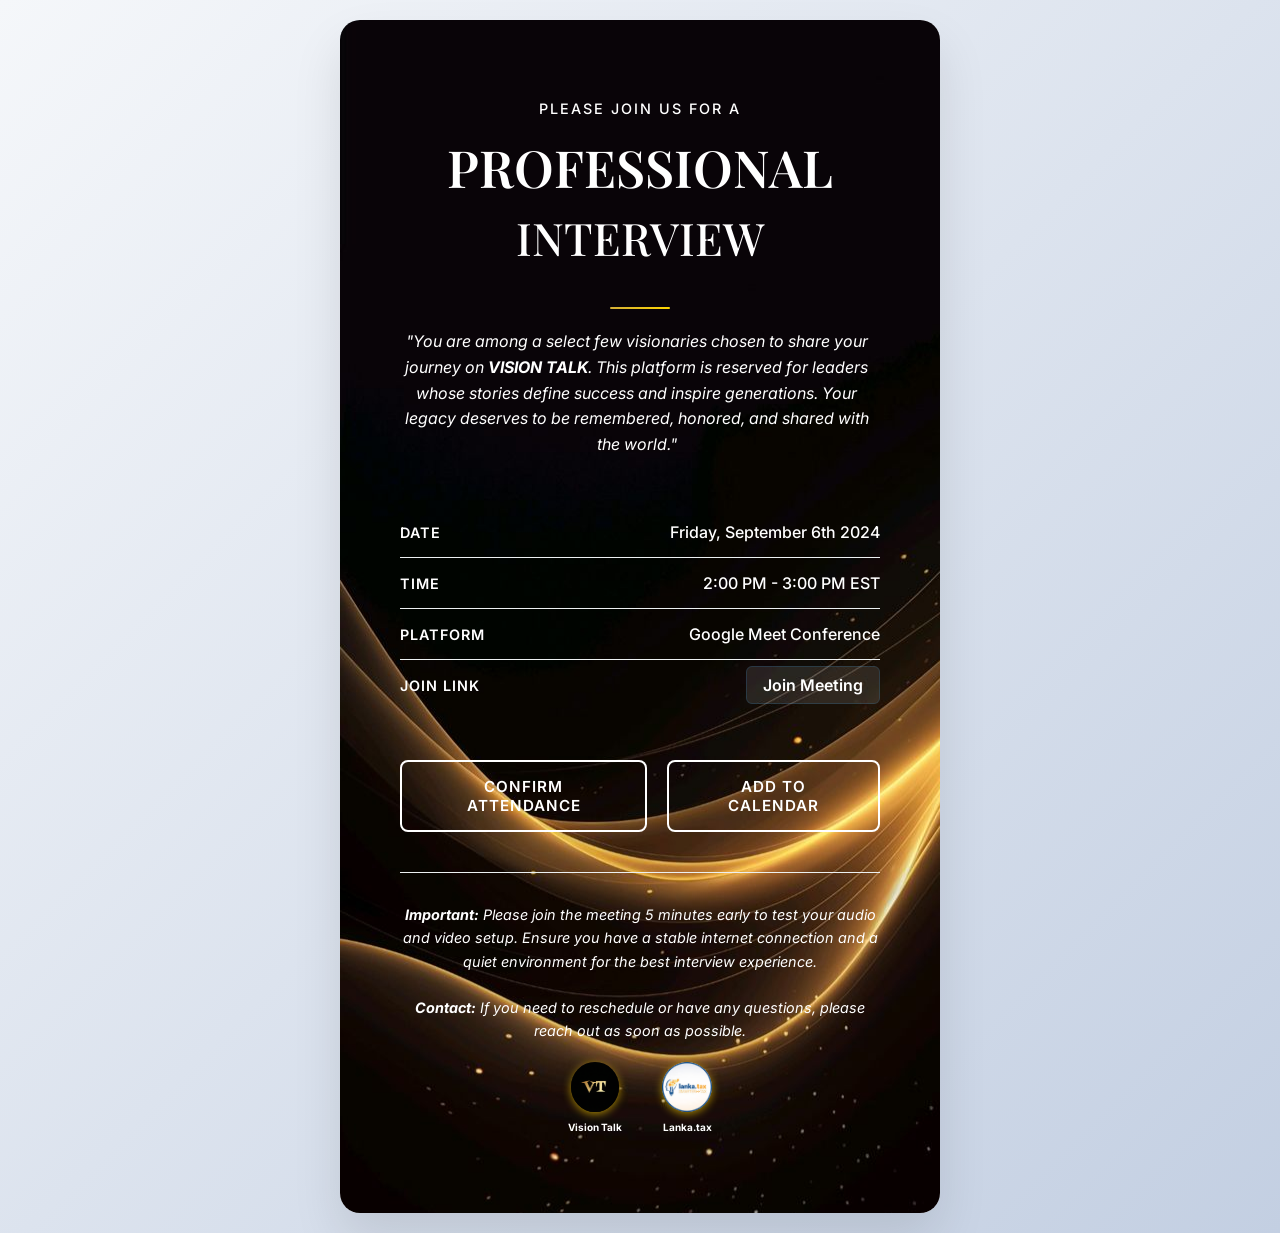
<file: index.html>
<!DOCTYPE html>
<html lang="en">

<head>
  <meta charset="UTF-8" />
  <meta name="viewport" content="width=device-width, initial-scale=1.0" />
  <title>Interview Invitation</title>
  <link rel="stylesheet" href="https://cdnjs.cloudflare.com/ajax/libs/animate.css/4.1.1/animate.min.css" />
  <link
    href="https://fonts.googleapis.com/css2?family=Playfair+Display:wght@400;500;600;700&family=Inter:wght@300;400;500;600&display=swap"
    rel="stylesheet" />
  <link rel="stylesheet" href="style.css">
</head>

<body>
  <div class="invitation-container fade-in-scale">
    <!-- Animated background elements -->
    <div class="watercolor-bg"></div>
    <div class="blob blob1"></div>
    <div class="blob blob2"></div>
    <div class="blob blob3"></div>

    <!-- Geometric frame -->
    <div class="geometric-frame"></div>

    <div class="brand-header animate__animated animate__fadeInDown flex justify-center" data-wow-delay="0.1s">
    </div>

    <div class="content" >
      <div class="header-text animate-on-scroll animate__fadeInDown" data-wow-delay="0.2s">
        Please join us for a
      </div>

      <h1 class="main-title animate-on-scroll animate__fadeInUp" data-wow-delay="0.4s">
        PROFESSIONAL
      </h1>
      <h2 class="subtitle animate-on-scroll animate__fadeInUp" data-wow-delay="0.6s">
        INTERVIEW
      </h2>

      <div class="accent-line animate-on-scroll animate__fadeIn" data-wow-delay="0.8s"></div>

      <p class="invitation-text animate-on-scroll animate__fadeInUp" data-wow-delay="1s">
        "You are among a select few visionaries chosen to share your journey
        on <strong>VISION TALK</strong>. This platform is reserved for leaders whose stories
        define success and inspire generations. Your legacy deserves to be
        remembered, honored, and shared with the world."
      </p>

      <div class="details-section animate-on-scroll animate__fadeInUp" data-wow-delay="1.2s">
        <div class="detail-row">
          <span class="detail-label">Date</span>
          <span class="detail-value">Friday, September 6th 2024</span>
        </div>

        <div class="detail-row">
          <span class="detail-label">Time</span>
          <span class="detail-value">2:00 PM - 3:00 PM EST</span>
        </div>

        <div class="detail-row">
          <span class="detail-label">Platform</span>
          <span class="detail-value">Google Meet Conference</span>
        </div>

        <div class="detail-row">
          <span class="detail-label">Join Link</span>
          <span class="detail-value">
            <a href="https://meet.google.com/abc-defg-hij" class="meet-link" target="_blank">
              Join Meeting
            </a>
          </span>
        </div>
      </div>
      <div class="action-buttons animate-on-scroll animate__fadeInUp" data-wow-delay="1.0s">
        <button class="btn btn-primary" onclick="confirmAttendance()">
          Confirm Attendance
        </button>
        <button class="btn btn-secondary" onclick="addToCalendar()">
          Add to Calendar
        </button>
      </div>

      <div class="footer-note animate-on-scroll animate__fadeIn" data-wow-delay="1.1s">
        <strong>Important:</strong> Please join the meeting 5 minutes early to
        test your audio and video setup. Ensure you have a stable internet
        connection and a quiet environment for the best interview experience.
        <br /><br />
        <strong>Contact:</strong> If you need to reschedule or have any
        questions, please reach out as soon as possible.
      </div>


      <div class="partner-logos animate__animated animate__fadeInUp" data-wow-delay="2.0s"
        style="display: flex; justify-content: center; gap: 40px; margin-top: 20px; align-items: center;">
        <div class="company">
          <img src="logo.png" alt="Company 2 Logo" style="height: 50px; border-radius: 50%;" />
          <div><strong>Vision Talk</strong></div>
        </div>
        <div class="company">
          <img src="company.jpg" alt="Company 1 Logo" style="height: 50px; border-radius: 50%;" />
          <div><strong>Lanka.tax</strong></div>
        </div>


      </div>
    </div>
  </div>
</body>
<script src="https://cdnjs.cloudflare.com/ajax/libs/wow/1.1.2/wow.min.js"></script>
<script src="script.js"></script>

</html>
</file>
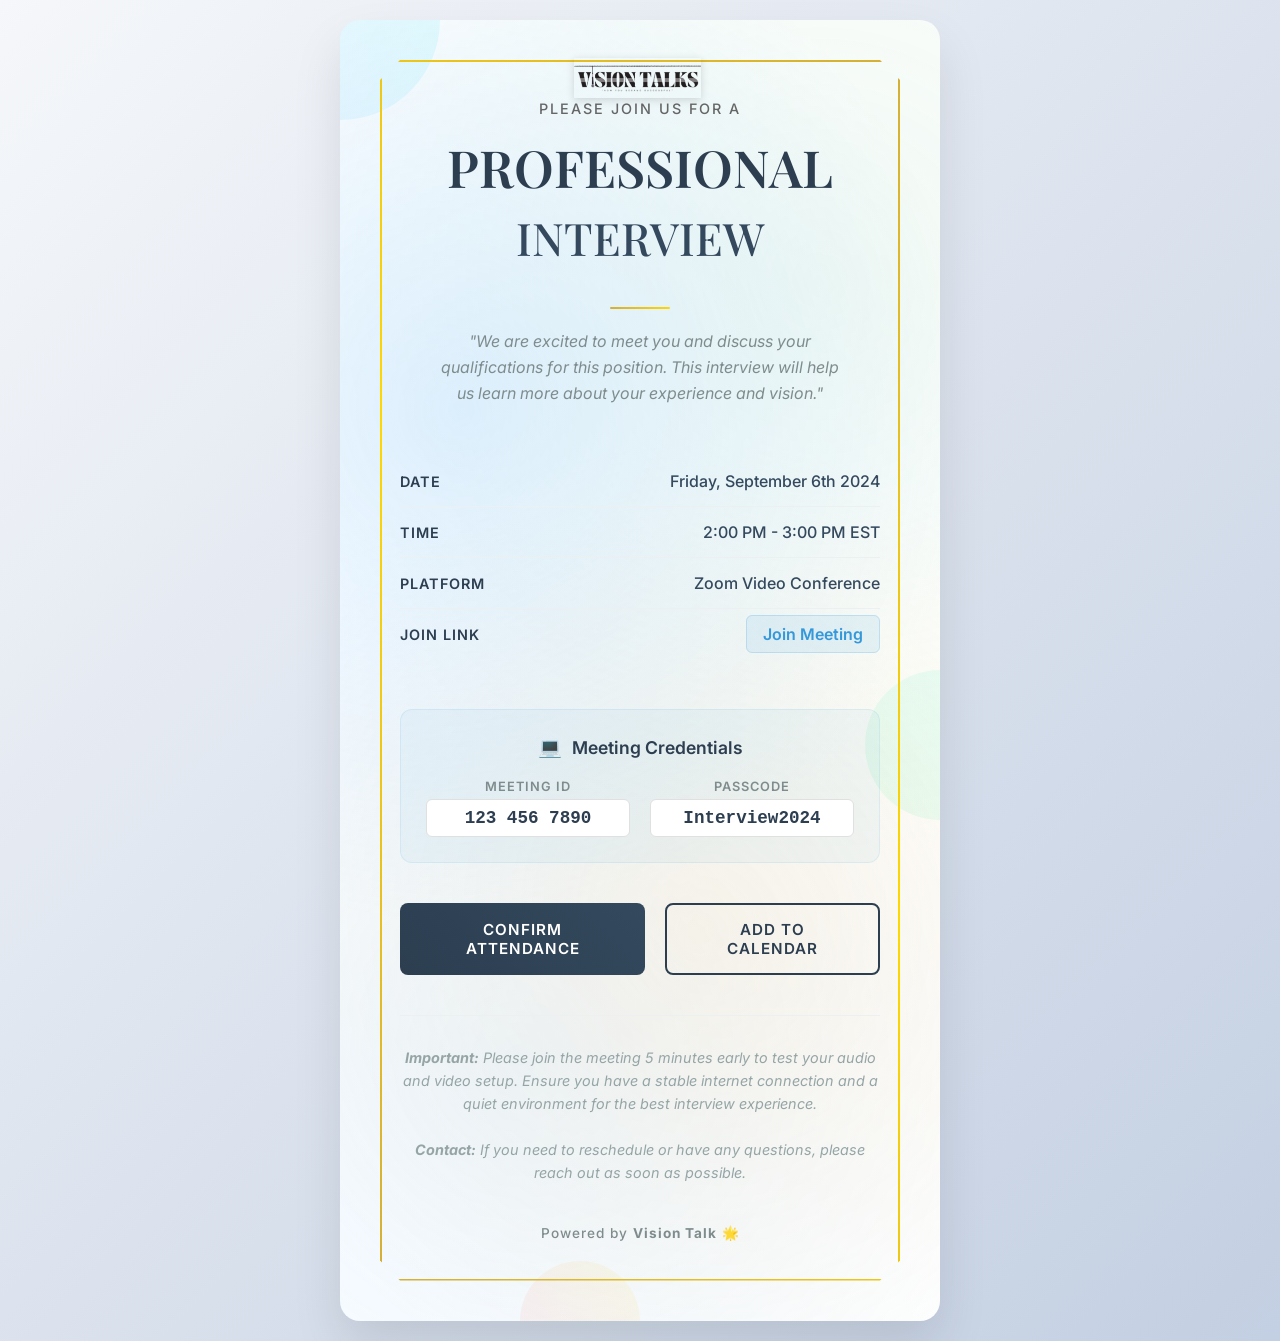
<file: invitation.html>
<!DOCTYPE html>
<html lang="en">
  <head>
    <meta charset="UTF-8" />
    <meta name="viewport" content="width=device-width, initial-scale=1.0" />
    <title>Interview Invitation</title>
    <link
      rel="stylesheet"
      href="https://cdnjs.cloudflare.com/ajax/libs/animate.css/4.1.1/animate.min.css"
    />
    <link
      href="https://fonts.googleapis.com/css2?family=Playfair+Display:wght@400;500;600;700&family=Inter:wght@300;400;500;600&display=swap"
      rel="stylesheet"
    />
    <style>
      * {
        margin: 0;
        padding: 0;
        box-sizing: border-box;
      }

      body {
        font-family: "Inter", sans-serif;
        background: linear-gradient(135deg, #f5f7fa 0%, #c3cfe2 100%);
        min-height: 100vh;
        display: flex;
        justify-content: center;
        align-items: center;
        padding: 20px;
      }

      .invitation-container {
        position: relative;
        max-width: 600px;
        width: 100%;
        background: white;
        border-radius: 20px;
        overflow: hidden;
        box-shadow: 0 25px 50px rgba(0, 0, 0, 0.1);
        transition: transform 0.3s ease, box-shadow 0.3s ease;
      }

      .invitation-container:hover {
        transform: translateY(-5px);
        box-shadow: 0 35px 70px rgba(0, 0, 0, 0.15);
      }

      /* Watercolor Background */
      .watercolor-bg {
        position: absolute;
        top: 0;
        left: 0;
        width: 100%;
        height: 100%;
        opacity: 0.6;
        background: radial-gradient(
            circle at 20% 30%,
            rgba(79, 172, 254, 0.3) 0%,
            transparent 50%
          ),
          radial-gradient(
            circle at 80% 20%,
            rgba(130, 202, 157, 0.2) 0%,
            transparent 50%
          ),
          radial-gradient(
            circle at 60% 70%,
            rgba(255, 183, 77, 0.2) 0%,
            transparent 50%
          ),
          radial-gradient(
            circle at 30% 80%,
            rgba(79, 172, 254, 0.2) 0%,
            transparent 50%
          );
      }

      /* Animated watercolor blobs */
      .blob {
        position: absolute;
        border-radius: 50%;
        opacity: 0.1;
        animation: float 6s ease-in-out infinite;
      }

      .blob1 {
        width: 200px;
        height: 200px;
        background: linear-gradient(45deg, #4facfe, #00f2fe);
        top: -100px;
        left: -100px;
        animation-delay: 0s;
      }

      .blob2 {
        width: 150px;
        height: 150px;
        background: linear-gradient(45deg, #43e97b, #38f9d7);
        top: 50%;
        right: -75px;
        animation-delay: 2s;
      }

      .blob3 {
        width: 120px;
        height: 120px;
        background: linear-gradient(45deg, #fa709a, #fee140);
        bottom: -60px;
        left: 30%;
        animation-delay: 4s;
      }

      @keyframes float {
        0%,
        100% {
          transform: translateY(0px) scale(1);
          opacity: 0.1;
        }
        50% {
          transform: translateY(-20px) scale(1.1);
          opacity: 0.15;
        }
      }

      /* Geometric frame */
      .geometric-frame {
        position: absolute;
        top: 40px;
        left: 40px;
        right: 40px;
        bottom: 40px;
        border: 2px solid transparent;
        background: linear-gradient(45deg, #d4af37, #ffd700, #d4af37) border-box;
        -webkit-mask: linear-gradient(#fff 0 0) padding-box,
          linear-gradient(#fff 0 0);
        -webkit-mask-composite: exclude;
        mask: linear-gradient(#fff 0 0) padding-box, linear-gradient(#fff 0 0);
        mask-composite: exclude;
        clip-path: polygon(
          0 20px,
          20px 0,
          calc(100% - 20px) 0,
          100% 20px,
          100% calc(100% - 20px),
          calc(100% - 20px) 100%,
          20px 100%,
          0 calc(100% - 20px)
        );
      }

      /* Content */
      .content {
        position: relative;
        z-index: 10;
        padding: 80px 60px;
        text-align: center;
      }

      .header-text {
        font-family: "Inter", sans-serif;
        font-size: 0.9rem;
        font-weight: 500;
        color: #666;
        letter-spacing: 2px;
        text-transform: uppercase;
        margin-bottom: 20px;
      }

      .main-title {
        font-family: "Playfair Display", serif;
        font-size: 3.2rem;
        font-weight: 600;
        color: #2c3e50;
        margin-bottom: 10px;
        line-height: 1.2;
      }

      .subtitle {
        font-family: "Playfair Display", serif;
        font-size: 2.8rem;
        font-weight: 500;
        color: #34495e;
        margin-bottom: 40px;
      }

      .invitation-text {
        font-size: 1rem;
        color: #7f8c8d;
        font-style: italic;
        margin-bottom: 50px;
        max-width: 400px;
        margin-left: auto;
        margin-right: auto;
        line-height: 1.6;
      }

      /* Details Section */
      .details-section {
        margin: 50px 0;
      }

      .detail-row {
        display: flex;
        justify-content: space-between;
        align-items: center;
        padding: 15px 0;
        border-bottom: 1px solid #ecf0f1;
      }

      .detail-row:last-child {
        border-bottom: none;
      }

      .detail-label {
        font-family: "Inter", sans-serif;
        font-size: 0.9rem;
        font-weight: 600;
        color: #2c3e50;
        text-transform: uppercase;
        letter-spacing: 1px;
        flex: 1;
        text-align: left;
      }

      .detail-value {
        font-family: "Inter", sans-serif;
        font-size: 1rem;
        color: #34495e;
        flex: 2;
        text-align: right;
        font-weight: 500;
      }

      .zoom-link {
        color: #3498db !important;
        text-decoration: none;
        font-weight: 600;
        padding: 8px 16px;
        background: rgba(52, 152, 219, 0.1);
        border-radius: 6px;
        transition: all 0.3s ease;
        border: 1px solid rgba(52, 152, 219, 0.2);
      }

      .zoom-link:hover {
        background: #3498db;
        color: white !important;
        transform: translateY(-2px);
        box-shadow: 0 5px 15px rgba(52, 152, 219, 0.3);
      }

      /* Meeting Info Box */
      .meeting-info {
        background: rgba(52, 152, 219, 0.05);
        border: 1px solid rgba(52, 152, 219, 0.1);
        border-radius: 12px;
        padding: 25px;
        margin: 30px 0;
      }

      .meeting-info h4 {
        font-family: "Inter", sans-serif;
        font-size: 1.1rem;
        font-weight: 600;
        color: #2c3e50;
        margin-bottom: 15px;
        display: flex;
        align-items: center;
        justify-content: center;
      }

      .meeting-info h4:before {
        content: "💻";
        margin-right: 10px;
        font-size: 1.2rem;
      }

      .credentials {
        display: grid;
        grid-template-columns: 1fr 1fr;
        gap: 20px;
        margin-top: 20px;
      }

      .credential-item {
        text-align: center;
      }

      .credential-label {
        font-size: 0.8rem;
        font-weight: 600;
        color: #7f8c8d;
        text-transform: uppercase;
        letter-spacing: 1px;
        margin-bottom: 5px;
      }

      .credential-value {
        font-size: 1.1rem;
        font-weight: 600;
        color: #2c3e50;
        font-family: "Courier New", monospace;
        background: white;
        padding: 8px 12px;
        border-radius: 6px;
        border: 1px solid #e0e0e0;
      }

      /* Action Buttons */
      .action-buttons {
        display: flex;
        gap: 20px;
        justify-content: center;
        margin: 40px 0 20px 0;
      }

      .btn {
        padding: 15px 30px;
        border: none;
        border-radius: 8px;
        font-family: "Inter", sans-serif;
        font-size: 0.95rem;
        font-weight: 600;
        cursor: pointer;
        transition: all 0.3s ease;
        text-transform: uppercase;
        letter-spacing: 1px;
      }

      .btn-primary {
        background: linear-gradient(45deg, #2c3e50, #34495e);
        color: white;
      }

      .btn-secondary {
        background: transparent;
        color: #2c3e50;
        border: 2px solid #2c3e50;
      }

      .btn:hover {
        transform: translateY(-3px);
        box-shadow: 0 10px 25px rgba(0, 0, 0, 0.2);
      }

      .btn-secondary:hover {
        background: #2c3e50;
        color: white;
      }

      /* Footer Note */
      .footer-note {
        margin-top: 40px;
        padding-top: 30px;
        border-top: 1px solid #ecf0f1;
        font-size: 0.9rem;
        color: #95a5a6;
        font-style: italic;
        line-height: 1.6;
      }

      /* Responsive Design */
      @media (max-width: 768px) {
        .content {
          padding: 60px 30px;
        }

        .main-title {
          font-size: 2.5rem;
        }

        .subtitle {
          font-size: 2.2rem;
        }

        .geometric-frame {
          left: 20px;
          right: 20px;
          top: 20px;
          bottom: 20px;
        }

        .action-buttons {
          flex-direction: column;
          align-items: center;
        }

        .btn {
          min-width: 200px;
        }

        .credentials {
          grid-template-columns: 1fr;
        }

        .detail-row {
          flex-direction: column;
          gap: 10px;
          align-items: flex-start;
        }

        .detail-label,
        .detail-value {
          text-align: left;
        }
      }

      .brand-header {
        position: absolute;
        top: 38px;
        left: 39%;
        transform: translateX(-50%);
        display: flex;
        align-items: center;
        gap: 10px;
        z-index: 20;
      }

      .brand-header img {
        /* width: 40px; */
        height: 40px;
        /* border-radius: 50%; */
        object-fit: cover;
        box-shadow: 0 2px 8px rgba(0, 0, 0, 0.15);
      }

      .brand-header span {
        font-family: "Playfair Display", serif;
        font-size: 1.2rem;
        font-weight: 600;
        color: #2c3e50;
      }

      .brand-footer {
        margin-top: 40px;
        font-size: 0.85rem;
        font-weight: 500;
        color: #7f8c8d;
        text-align: center;
        letter-spacing: 1px;
      }

      .accent-line {
        width: 60px;
        height: 2px;
        background: linear-gradient(90deg, #d4af37, #ffd700);
        margin: 20px auto;
        border-radius: 1px;
      }
    </style>
  </head>
  <body>
    <div class="invitation-container fade-in-scale">
      <!-- Animated background elements -->
      <div class="watercolor-bg"></div>
      <div class="blob blob1"></div>
      <div class="blob blob2"></div>
      <div class="blob blob3"></div>

      <!-- Geometric frame -->
      <div class="geometric-frame"></div>

      <div
        class="brand-header animate__animated animate__fadeInDown"
        data-wow-delay="0.1s"
      >
        <img src="remove-logo.png" alt="Vision Talk Logo" />
        <!-- <span>Vision Talk</span> -->
      </div>

      <div class="content">
        <div
          class="header-text animate-on-scroll animate__fadeInDown"
          data-wow-delay="0.2s"
        >
          Please join us for a
        </div>

        <h1
          class="main-title animate-on-scroll animate__fadeInUp"
          data-wow-delay="0.4s"
        >
          PROFESSIONAL
        </h1>
        <h2
          class="subtitle animate-on-scroll animate__fadeInUp"
          data-wow-delay="0.6s"
        >
          INTERVIEW
        </h2>

        <div
          class="accent-line animate-on-scroll animate__fadeIn"
          data-wow-delay="0.8s"
        ></div>

        <p
          class="invitation-text animate-on-scroll animate__fadeInUp"
          data-wow-delay="1s"
        >
          "We are excited to meet you and discuss your qualifications for this
          position. This interview will help us learn more about your experience
          and vision."
        </p>

        <div
          class="details-section animate-on-scroll animate__fadeInUp"
          data-wow-delay="1.2s"
        >
          <div class="detail-row">
            <span class="detail-label">Date</span>
            <span class="detail-value">Friday, September 6th 2024</span>
          </div>

          <div class="detail-row">
            <span class="detail-label">Time</span>
            <span class="detail-value">2:00 PM - 3:00 PM EST</span>
          </div>

          <div class="detail-row">
            <span class="detail-label">Platform</span>
            <span class="detail-value">Zoom Video Conference</span>
          </div>

          <div class="detail-row">
            <span class="detail-label">Join Link</span>
            <span class="detail-value">
              <a
                href="https://zoom.us/j/1234567890?pwd=example123"
                class="zoom-link"
                target="_blank"
              >
                Join Meeting
              </a>
            </span>
          </div>
        </div>

        <div
          class="meeting-info animate-on-scroll animate__fadeInUp"
          data-wow-delay="1.0s"
        >
          <h4>Meeting Credentials</h4>
          <div class="credentials">
            <div class="credential-item">
              <div class="credential-label">Meeting ID</div>
              <div class="credential-value">123 456 7890</div>
            </div>
            <div class="credential-item">
              <div class="credential-label">Passcode</div>
              <div class="credential-value">Interview2024</div>
            </div>
          </div>
        </div>

        <div
          class="action-buttons animate-on-scroll animate__fadeInUp"
          data-wow-delay="1.0s"
        >
          <button class="btn btn-primary" onclick="confirmAttendance()">
            Confirm Attendance
          </button>
          <button class="btn btn-secondary" onclick="addToCalendar()">
            Add to Calendar
          </button>
        </div>

        <div
          class="footer-note animate-on-scroll animate__fadeIn"
          data-wow-delay="1.1s"
        >
          <strong>Important:</strong> Please join the meeting 5 minutes early to
          test your audio and video setup. Ensure you have a stable internet
          connection and a quiet environment for the best interview experience.
          <br /><br />
          <strong>Contact:</strong> If you need to reschedule or have any
          questions, please reach out as soon as possible.
        </div>

        <div
          class="brand-footer animate__animated animate__fadeInUp"
          data-wow-delay="1.8s"
        >
          Powered by <strong>Vision Talk</strong> 🌟
        </div>
      </div>
    </div>

    <script src="https://cdnjs.cloudflare.com/ajax/libs/wow/1.1.2/wow.min.js"></script>

    <script>
      new WOW({
        boxClass: "animate-on-scroll",
        animateClass: "animate__animated",
        offset: 0,
        mobile: true,
        live: true,
      }).init();

      function confirmAttendance() {
        showNotification(
          "✓ Confirmation Received",
          "Thank you for confirming your attendance. A calendar invite and reminder will be sent to your email shortly.",
          "success"
        );

        const container = document.querySelector(".invitation-container");
        container.style.borderColor = "#27ae60";
        container.style.boxShadow = "0 25px 50px rgba(39, 174, 96, 0.2)";

        setTimeout(() => {
          container.style.borderColor = "";
          container.style.boxShadow = "0 25px 50px rgba(0, 0, 0, 0.1)";
        }, 2000);
      }

      function addToCalendar() {
        const startDate = "20240906T190000Z";
        const endDate = "20240906T200000Z";
        const title = "Professional Interview";
        const description =
          "Job Interview via Zoom Video Conference. Meeting ID: 123 456 7890, Passcode: Interview2024. Please join 5 minutes early.";
        const location = "Zoom Video Conference";

        const googleCalendarUrl = `https://calendar.google.com/calendar/render?action=TEMPLATE&text=${encodeURIComponent(
          title
        )}&dates=${startDate}/${endDate}&details=${encodeURIComponent(
          description
        )}&location=${encodeURIComponent(location)}`;

        window.open(googleCalendarUrl, "_blank");
        showNotification(
          "📅 Calendar Event",
          "Opening calendar to schedule your interview appointment.",
          "info"
        );
      }

      function showNotification(title, message, type) {
        const notification = document.createElement("div");
        const bgColor =
          type === "success"
            ? "linear-gradient(45deg, #27ae60, #2ecc71)"
            : "linear-gradient(45deg, #3498db, #5dade2)";

        notification.style.cssText = `
                position: fixed;
                top: 30px;
                right: 30px;
                background: ${bgColor};
                color: white;
                padding: 20px 25px;
                border-radius: 12px;
                box-shadow: 0 15px 35px rgba(0, 0, 0, 0.2);
                z-index: 10000;
                max-width: 350px;
                transform: translateX(400px);
                transition: transform 0.4s cubic-bezier(0.4, 0, 0.2, 1);
                font-family: 'Inter', sans-serif;
            `;

        notification.innerHTML = `
                <div style="font-weight: 600; font-size: 1rem; margin-bottom: 8px; display: flex; align-items: center;">
                    ${title}
                </div>
                <div style="opacity: 0.95; line-height: 1.4; font-size: 0.9rem;">
                    ${message}
                </div>
            `;

        document.body.appendChild(notification);

        setTimeout(() => {
          notification.style.transform = "translateX(0)";
        }, 100);

        setTimeout(() => {
          notification.style.transform = "translateX(400px)";
          setTimeout(() => {
            if (document.body.contains(notification)) {
              document.body.removeChild(notification);
            }
          }, 400);
        }, 4000);
      }

      // Add subtle parallax effect on scroll
      window.addEventListener("scroll", () => {
        const scrolled = window.pageYOffset;
        const parallax = document.querySelector(".watercolor-bg");
        const speed = scrolled * 0.5;
        parallax.style.transform = `translateY(${speed}px)`;
      });
    </script>
  </body>
</html>
</file>
<file: style.css>
* {
    margin: 0;
    padding: 0;
    box-sizing: border-box;
}

body {
    font-family: "Inter", sans-serif;
    background: linear-gradient(135deg, #f5f7fa 0%, #c3cfe2 100%);
    min-height: 100vh;
    display: flex;
    justify-content: center;
    align-items: center;
    padding: 20px;
}

.invitation-container {
    position: relative;
    max-width: 600px;
    width: 100%;
    background: white;
    border-radius: 20px;
    overflow: hidden;
    box-shadow: 0 25px 50px rgba(0, 0, 0, 0.1);
    transition: transform 0.3s ease, box-shadow 0.3s ease;
}

.invitation-container:hover {
    transform: translateY(-5px);
    box-shadow: 0 35px 70px rgba(0, 0, 0, 0.15);
}

/* Watercolor Background */
.watercolor-bg {
    position: absolute;
    top: 0;
    left: 0;
    width: 100%;
    height: 100%;
    opacity: 0.6;
    background: radial-gradient(circle at 20% 30%,
            rgba(79, 172, 254, 0.3) 0%,
            transparent 50%),
        radial-gradient(circle at 80% 20%,
            rgba(130, 202, 157, 0.2) 0%,
            transparent 50%),
        radial-gradient(circle at 60% 70%,
            rgba(255, 183, 77, 0.2) 0%,
            transparent 50%),
        radial-gradient(circle at 30% 80%,
            rgba(79, 172, 254, 0.2) 0%,
            transparent 50%);
}

/* Animated watercolor blobs */
.blob {
    position: absolute;
    border-radius: 50%;
    opacity: 0.1;
    animation: float 6s ease-in-out infinite;
}

.blob1 {
    width: 200px;
    height: 200px;
    background: linear-gradient(45deg, #4facfe, #00f2fe);
    top: -100px;
    left: -100px;
    animation-delay: 0s;
}

.blob2 {
    width: 150px;
    height: 150px;
    background: linear-gradient(45deg, #43e97b, #38f9d7);
    top: 50%;
    right: -75px;
    animation-delay: 2s;
}

.blob3 {
    width: 120px;
    height: 120px;
    background: linear-gradient(45deg, #fa709a, #fee140);
    bottom: -60px;
    left: 30%;
    animation-delay: 4s;
}

@keyframes float {

    0%,
    100% {
        transform: translateY(0px) scale(1);
        opacity: 0.1;
    }

    50% {
        transform: translateY(-20px) scale(1.1);
        opacity: 0.15;
    }
}

/* Geometric frame */
.geometric-frame {
    position: absolute;
    top: 40px;
    left: 40px;
    right: 40px;
    bottom: 40px;
    border: 2px solid transparent;
    background: linear-gradient(45deg, #d4af37, #ffd700, #d4af37) border-box;
    -webkit-mask: linear-gradient(#fff 0 0) padding-box,
        linear-gradient(#fff 0 0);
    -webkit-mask-composite: exclude;
    mask: linear-gradient(#fff 0 0) padding-box, linear-gradient(#fff 0 0);
    mask-composite: exclude;
    clip-path: polygon(0 20px,
            20px 0,
            calc(100% - 20px) 0,
            100% 20px,
            100% calc(100% - 20px),
            calc(100% - 20px) 100%,
            20px 100%,
            0 calc(100% - 20px));
}

/* Content */
.content {
    position: relative;
    z-index: 10;
    padding: 80px 60px;
    text-align: center;
    background: url('background.jpg');
    color: white;
    
}

.header-text {
    font-family: "Inter", sans-serif;
    font-size: 0.9rem;
    font-weight: 500;
    color: white;
    letter-spacing: 2px;
    text-transform: uppercase;
    margin-bottom: 20px;
}

.main-title {
    font-family: "Playfair Display", serif;
    font-size: 3.2rem;
    font-weight: 600;
    color: white;
    margin-bottom: 10px;
    line-height: 1.2;
}

.subtitle {
    font-family: "Playfair Display", serif;
    font-size: 2.8rem;
    font-weight: 500;
    color: white;
    margin-bottom: 40px;
}

.invitation-text {
    font-size: 1rem;
    color: white;
    font-style: italic;
    margin-bottom: 50px;
    max-width: 473px;
    line-height: 1.6;
}

/* Details Section */
.details-section {
    margin: 50px 0;
}

.detail-row {
    display: flex;
    justify-content: space-between;
    align-items: center;
    padding: 15px 0;
    border-bottom: 1px solid #ecf0f1;
}

.detail-row:last-child {
    border-bottom: none;
}

.detail-label {
    font-family: "Inter", sans-serif;
    font-size: 0.9rem;
    font-weight: 600;
    color: white;
    text-transform: uppercase;
    letter-spacing: 1px;
    flex: 1;
    text-align: left;
}

.detail-value {
    font-family: "Inter", sans-serif;
    font-size: 1rem;
    color: white;
    flex: 2;
    text-align: right;
    font-weight: 500;
}

.meet-link {
    color: #ffffff !important;
    text-decoration: none;
    font-weight: 600;
    padding: 8px 16px;
    background: rgba(255, 255, 255, 0.1);
    border-radius: 6px;
    transition: all 0.3s ease;
    border: 1px solid rgba(52, 152, 219, 0.2);
}

.meet-link:hover {
    background: #000000;
    color: #FFD700 !important;
    transform: translateY(-2px);
    box-shadow: 0 5px 15px rgba(7, 7, 7, 0.3);
}

/* Meeting Info Box */
.meeting-info {
    background: rgba(52, 152, 219, 0.05);
    border: 1px solid rgba(52, 152, 219, 0.1);
    border-radius: 12px;
    padding: 25px;
    margin: 30px 0;
}

.meeting-info h4 {
    font-family: "Inter", sans-serif;
    font-size: 1.1rem;
    font-weight: 600;
    color: white;
    margin-bottom: 15px;
    display: flex;
    align-items: center;
    justify-content: center;
}

.meeting-info h4:before {
    content: "💻";
    margin-right: 10px;
    font-size: 1.2rem;
}

.credentials {
    display: grid;
    grid-template-columns: 1fr 1fr;
    gap: 20px;
    margin-top: 20px;
}

.credential-item {
    text-align: center;
}

.credential-label {
    font-size: 0.8rem;
    font-weight: 600;
    color: white;
    text-transform: uppercase;
    letter-spacing: 1px;
    margin-bottom: 5px;
}

.credential-value {
    font-size: 1.1rem;
    font-weight: 600;
    color: #2c3e50;
    font-family: "Courier New", monospace;
    background: white;
    padding: 8px 12px;
    border-radius: 6px;
    border: 1px solid #e0e0e0;
}

/* Action Buttons */
.action-buttons {
    display: flex;
    gap: 20px;
    justify-content: center;
    margin: 40px 0 20px 0;
}

.btn {
    padding: 15px 30px;
    border: none;
    border-radius: 8px;
    font-family: "Inter", sans-serif;
    font-size: 0.95rem;
    font-weight: 600;
    cursor: pointer;
    transition: all 0.3s ease;
    text-transform: uppercase;
    letter-spacing: 1px;
}

.btn-primary {
    background: none;
    color: white;
    border: white 2px solid;
}

.btn-primary:hover {
    background: #fdfdfd;
    color: rgb(0, 0, 0);
}

.btn-secondary {
    background: transparent;
    color: white;
    border: 2px solid white;
}

.btn-secondary:hover {
    background: #fdfdfd;
    color: rgb(0, 0, 0);
}

/* Footer Note */
.footer-note {
    margin-top: 40px;
    padding-top: 30px;
    border-top: 1px solid #ecf0f1;
    font-size: 0.9rem;
    color: white;
    font-style: italic;
    line-height: 1.6;
}

/* Responsive Design */
@media (max-width: 768px) {
    .content {
        padding: 60px 30px;
    }

    .main-title {
        font-size: 2.5rem;
    }

    .subtitle {
        font-size: 2.2rem;
    }

    .geometric-frame {
        left: 20px;
        right: 20px;
        top: 20px;
        bottom: 20px;
    }

    .action-buttons {
        flex-direction: column;
        align-items: center;
    }

    .btn {
        min-width: 200px;
    }

    .credentials {
        grid-template-columns: 1fr;
    }

    .detail-row {
        flex-direction: column;
        gap: 10px;
        align-items: flex-start;
    }

    .detail-label,
    .detail-value {
        text-align: left;
    }
}

.brand-header {
    position: absolute;
    top: 38px;
    left: 39%;
    transform: translateX(-50%);
    display: flex;
    align-items: center;
    gap: 10px;
    z-index: 20;
}

.brand-header img {
    height: 40px;
    margin-left: 30px;
    object-fit: cover;
    box-shadow: 0 2px 8px rgba(0, 0, 0, 0.15);
}

.brand-header span {
    font-family: "Playfair Display", serif;
    font-size: 1.2rem;
    font-weight: 600;
    color: #2c3e50;
}

.brand-footer {
    margin-top: 40px;
    font-size: 0.85rem;
    font-weight: 500;
    color: #7f8c8d;
    text-align: center;
    letter-spacing: 1px;
}

.accent-line {
    width: 60px;
    height: 2px;
    background: linear-gradient(90deg, #d4af37, #ffd700);
    margin: 20px auto;
    border-radius: 1px;
}

.company img {
    height: 50px;
    border-radius: 50%;
    box-shadow: 0 2px 8px rgba(255, 215, 0, 0.6); /* gold shadow */

}

.company div {
    text-align: center;
    margin-top: 5px;
    font-size: 10px;
    font-family: "Inter", sans-serif;
}
</file>
